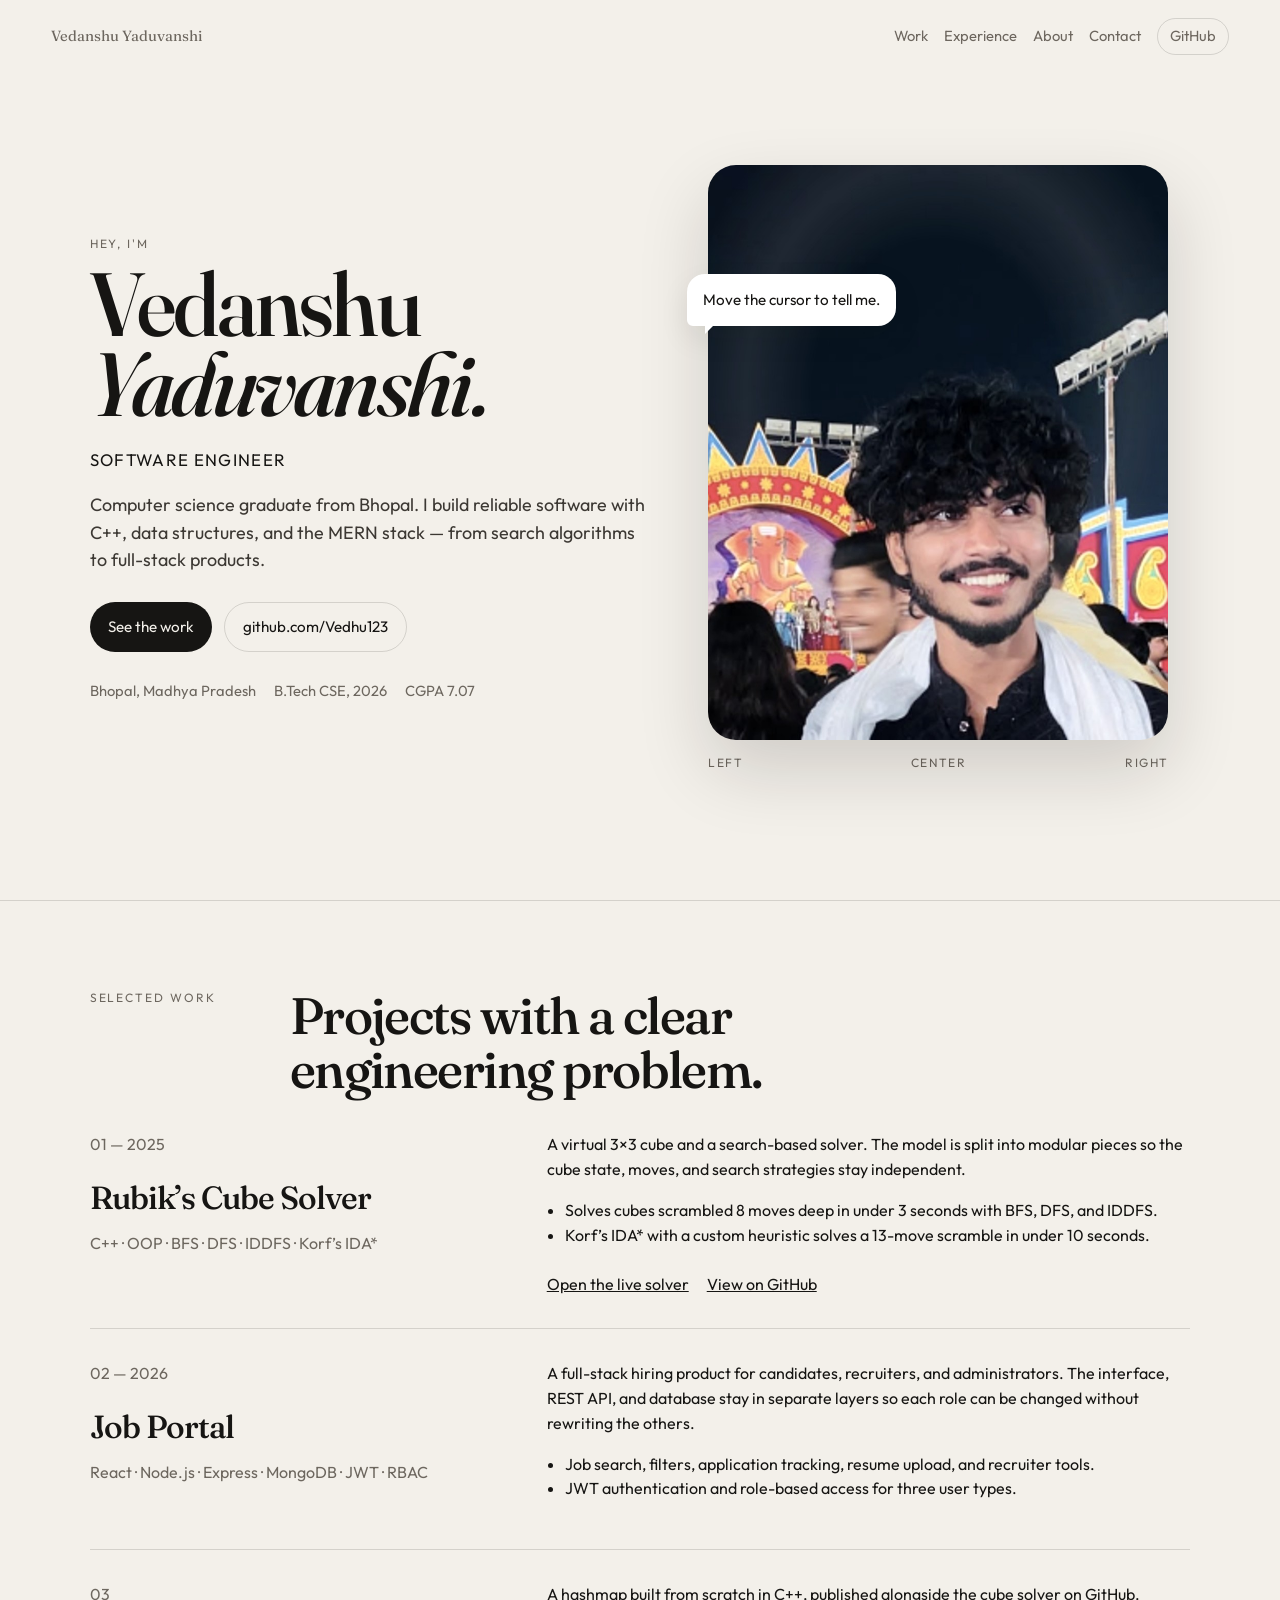
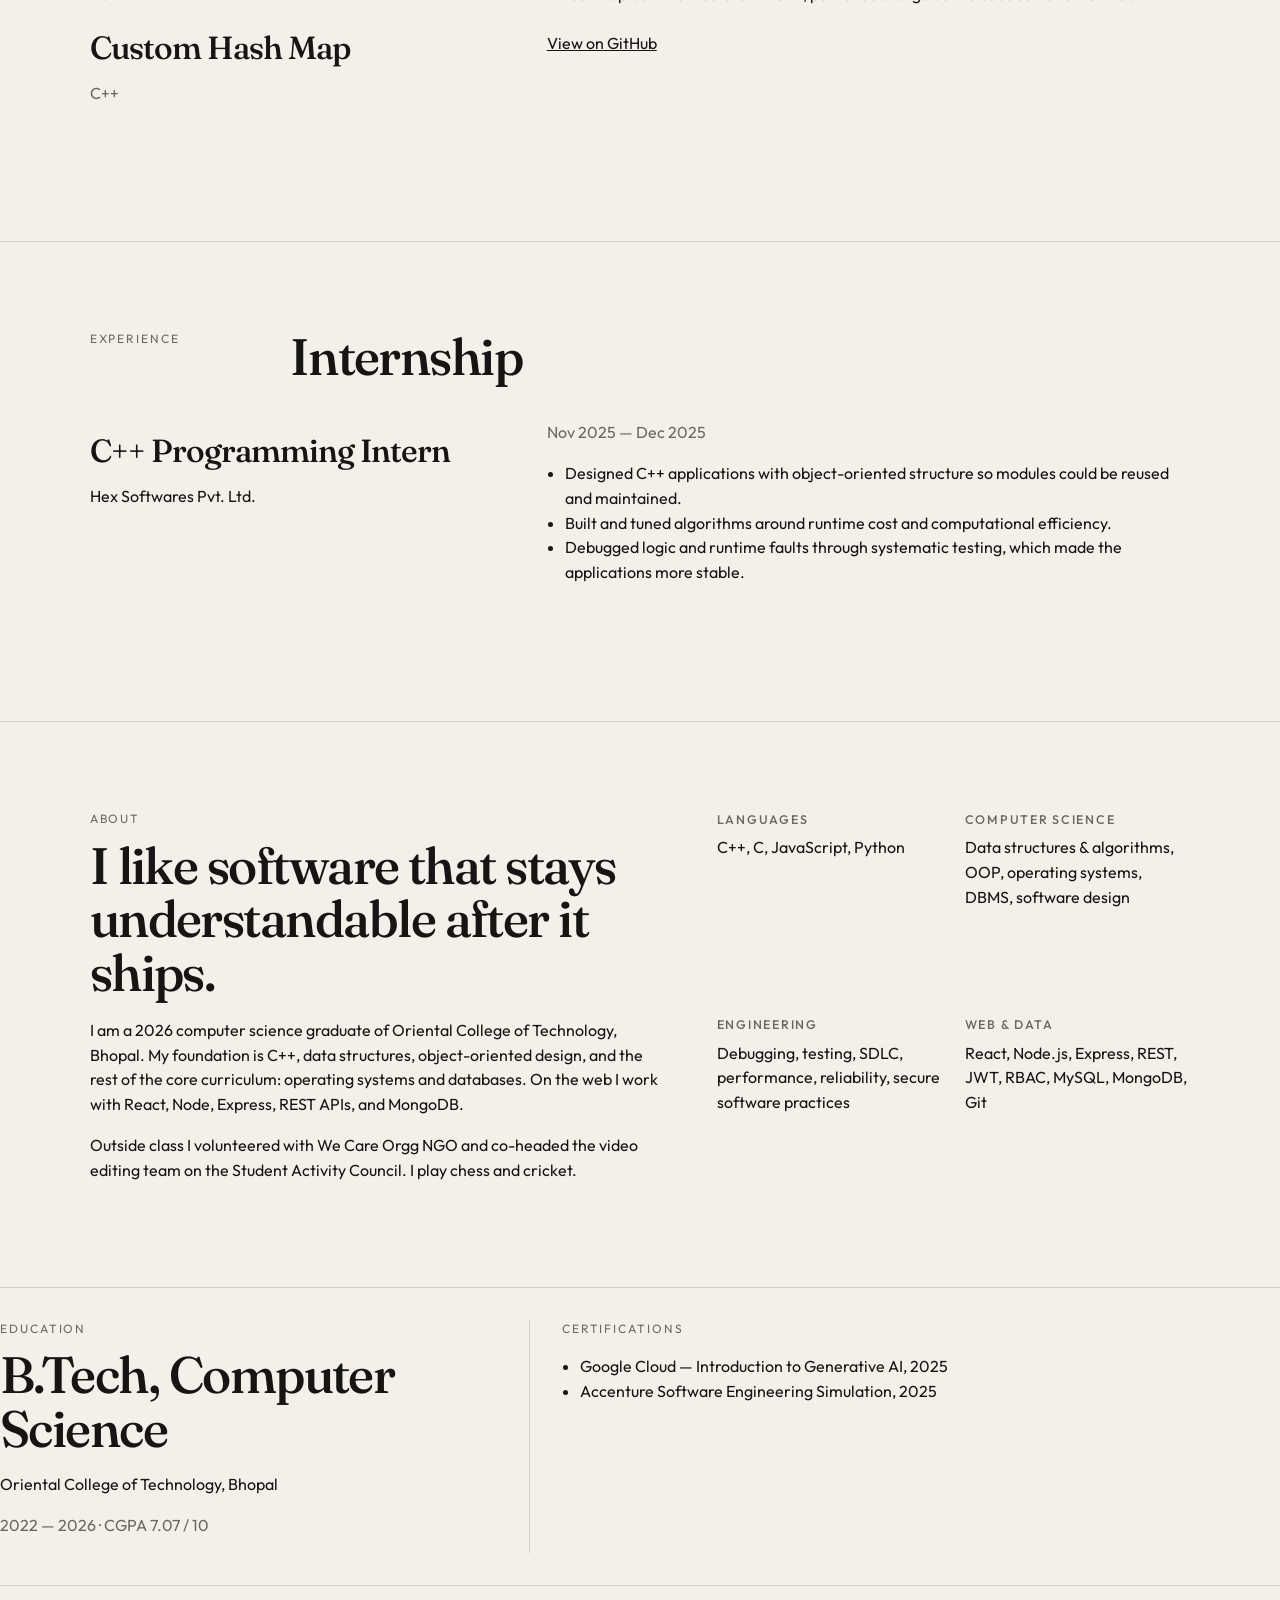
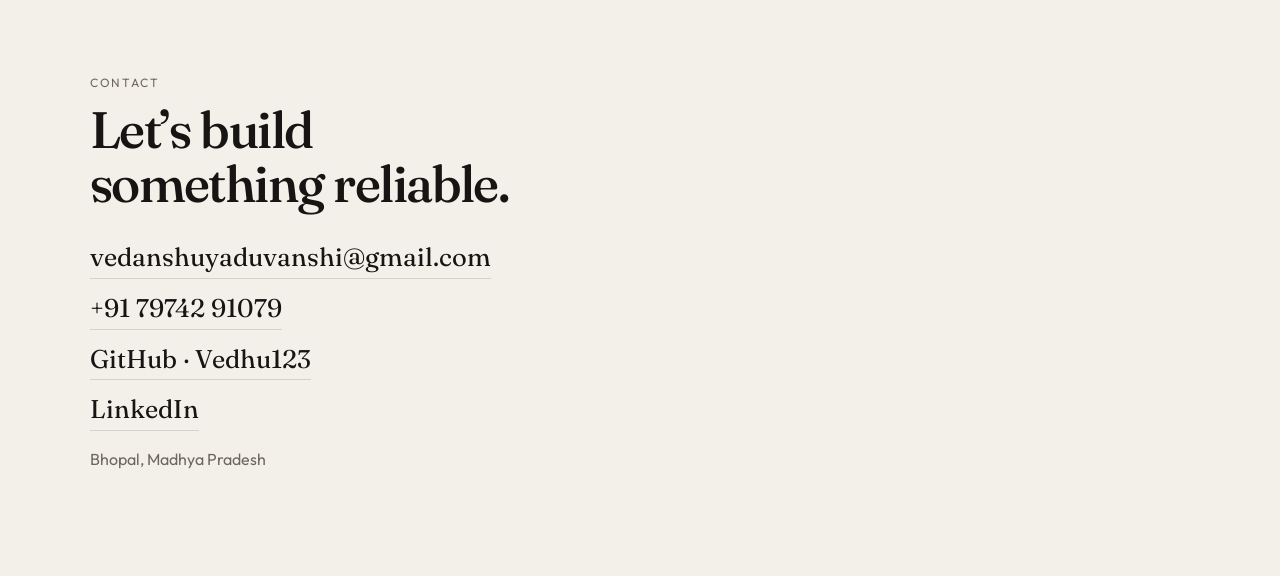
<file: index.html>
<!DOCTYPE html>
<html lang="en">
  <head>
    <meta charset="UTF-8" />
    <meta name="viewport" content="width=device-width, initial-scale=1.0" />
    <title>Vedanshu Yaduvanshi — Software Engineer</title>
    <meta
      name="description"
      content="Portfolio of Vedanshu Yaduvanshi, a computer science graduate in Bhopal building reliable software with C++, algorithms, and the MERN stack."
    />
    <link rel="preconnect" href="https://fonts.googleapis.com" />
    <link rel="preconnect" href="https://fonts.gstatic.com" crossorigin />
    <link
      href="https://fonts.googleapis.com/css2?family=Fraunces:ital,opsz,wght@0,9..144,520;0,9..144,640;1,9..144,520&family=Outfit:wght@300;400;500;600&display=swap"
      rel="stylesheet"
    />
    <link rel="stylesheet" href="styles.css" />
    <link rel="icon" href="assets/favicon.svg" type="image/svg+xml" />
  </head>
  <body>
    <header class="nav">
      <a class="brand" href="#top">Vedanshu Yaduvanshi</a>
      <nav>
        <a href="#work">Work</a>
        <a href="#experience">Experience</a>
        <a href="#about">About</a>
        <a href="#contact">Contact</a>
        <a class="nav-github" href="https://github.com/Vedhu123" target="_blank" rel="noreferrer">GitHub</a>
      </nav>
    </header>

    <main id="top">
      <section class="hero" data-hero data-state="idle">
        <div class="hero-copy">
          <p class="eyebrow">Hey, I'm</p>
          <h1>Vedanshu <em>Yaduvanshi.</em></h1>
          <p class="role">Software Engineer</p>
          <p class="lede">
            Computer science graduate from Bhopal. I build reliable software with C++,
            data structures, and the MERN stack — from search algorithms to full-stack products.
          </p>
          <div class="hero-actions">
            <a class="button" href="#work">See the work</a>
            <a class="button button-ghost" href="https://github.com/Vedhu123" target="_blank" rel="noreferrer">github.com/Vedhu123</a>
          </div>
          <ul class="facts">
            <li>Bhopal, Madhya Pradesh</li>
            <li>B.Tech CSE, 2026</li>
            <li>CGPA 7.07</li>
          </ul>
        </div>

        <div class="hero-visual">
          <p class="bubble" data-line>Move the cursor to tell me.</p>
          <div class="stage" data-stage>
            <img src="assets/portrait.jpg" alt="Portrait of Vedanshu Yaduvanshi" />
          </div>
          <div class="zones" aria-hidden="true">
            <span>Left</span>
            <span>Center</span>
            <span>Right</span>
          </div>
          <div class="touch-controls">
            <button type="button" data-react="left">Look left</button>
            <button type="button" data-react="right">Say hello</button>
          </div>
        </div>
      </section>

      <section id="work" class="section">
        <div class="section-head">
          <p class="eyebrow">Selected work</p>
          <h2>Projects with a clear engineering problem.</h2>
        </div>

        <article class="project">
          <div>
            <p class="index">01 — 2025</p>
            <h3>Rubik’s Cube Solver</h3>
            <p class="stack">C++ · OOP · BFS · DFS · IDDFS · Korf’s IDA*</p>
          </div>
          <div>
            <p>
              A virtual 3×3 cube and a search-based solver. The model is split into modular
              pieces so the cube state, moves, and search strategies stay independent.
            </p>
            <ul>
              <li>Solves cubes scrambled 8 moves deep in under 3 seconds with BFS, DFS, and IDDFS.</li>
              <li>Korf’s IDA* with a custom heuristic solves a 13-move scramble in under 10 seconds.</li>
            </ul>
            <div class="project-links">
              <a href="cube/index.html">Open the live solver</a>
              <a href="https://github.com/Vedhu123/Vedanshu-Rubik-s-Cube-Solver." target="_blank" rel="noreferrer">View on GitHub</a>
            </div>
          </div>
        </article>

        <article class="project">
          <div>
            <p class="index">02 — 2026</p>
            <h3>Job Portal</h3>
            <p class="stack">React · Node.js · Express · MongoDB · JWT · RBAC</p>
          </div>
          <div>
            <p>
              A full-stack hiring product for candidates, recruiters, and administrators.
              The interface, REST API, and database stay in separate layers so each role
              can be changed without rewriting the others.
            </p>
            <ul>
              <li>Job search, filters, application tracking, resume upload, and recruiter tools.</li>
              <li>JWT authentication and role-based access for three user types.</li>
            </ul>
          </div>
        </article>

        <article class="project">
          <div>
            <p class="index">03</p>
            <h3>Custom Hash Map</h3>
            <p class="stack">C++</p>
          </div>
          <div>
            <p>
              A hashmap built from scratch in C++, published alongside the cube solver on GitHub.
            </p>
            <a href="https://github.com/Vedhu123/custom-hashmap-cpp" target="_blank" rel="noreferrer">View on GitHub</a>
          </div>
        </article>
      </section>

      <section id="experience" class="section">
        <div class="section-head">
          <p class="eyebrow">Experience</p>
          <h2>Internship</h2>
        </div>
        <article class="job">
          <div>
            <h3>C++ Programming Intern</h3>
            <p>Hex Softwares Pvt. Ltd.</p>
          </div>
          <div>
            <p class="when">Nov 2025 — Dec 2025</p>
            <ul>
              <li>Designed C++ applications with object-oriented structure so modules could be reused and maintained.</li>
              <li>Built and tuned algorithms around runtime cost and computational efficiency.</li>
              <li>Debugged logic and runtime faults through systematic testing, which made the applications more stable.</li>
            </ul>
          </div>
        </article>
      </section>

      <section id="about" class="section about">
        <div>
          <p class="eyebrow">About</p>
          <h2>I like software that stays understandable after it ships.</h2>
          <p>
            I am a 2026 computer science graduate of Oriental College of Technology, Bhopal.
            My foundation is C++, data structures, object-oriented design, and the rest of the
            core curriculum: operating systems and databases. On the web I work with React,
            Node, Express, REST APIs, and MongoDB.
          </p>
          <p>
            Outside class I volunteered with We Care Orgg NGO and co-headed the video editing
            team on the Student Activity Council. I play chess and cricket.
          </p>
        </div>
        <div class="skill-grid">
          <div>
            <h3>Languages</h3>
            <p>C++, C, JavaScript, Python</p>
          </div>
          <div>
            <h3>Computer science</h3>
            <p>Data structures &amp; algorithms, OOP, operating systems, DBMS, software design</p>
          </div>
          <div>
            <h3>Engineering</h3>
            <p>Debugging, testing, SDLC, performance, reliability, secure software practices</p>
          </div>
          <div>
            <h3>Web &amp; data</h3>
            <p>React, Node.js, Express, REST, JWT, RBAC, MySQL, MongoDB, Git</p>
          </div>
        </div>
      </section>

      <section class="section split">
        <article>
          <p class="eyebrow">Education</p>
          <h2>B.Tech, Computer Science</h2>
          <p>Oriental College of Technology, Bhopal</p>
          <p class="when">2022 — 2026 · CGPA 7.07 / 10</p>
        </article>
        <article>
          <p class="eyebrow">Certifications</p>
          <ul class="plain">
            <li>Google Cloud — Introduction to Generative AI, 2025</li>
            <li>Accenture Software Engineering Simulation, 2025</li>
          </ul>
        </article>
      </section>

      <section id="contact" class="section contact">
        <p class="eyebrow">Contact</p>
        <h2>Let’s build something reliable.</h2>
        <div class="contact-links">
          <a href="mailto:vedanshuyaduvanshi@gmail.com">vedanshuyaduvanshi@gmail.com</a>
          <a href="tel:+917974291079">+91 79742 91079</a>
          <a href="https://github.com/Vedhu123" target="_blank" rel="noreferrer">GitHub · Vedhu123</a>
          <a href="https://www.linkedin.com/in/vedanshu-yaduvanshi-6b012b285" target="_blank" rel="noreferrer">LinkedIn</a>
        </div>
        <p class="place">Bhopal, Madhya Pradesh</p>
      </section>
    </main>

    <script src="script.js"></script>
  </body>
</html>
</file>
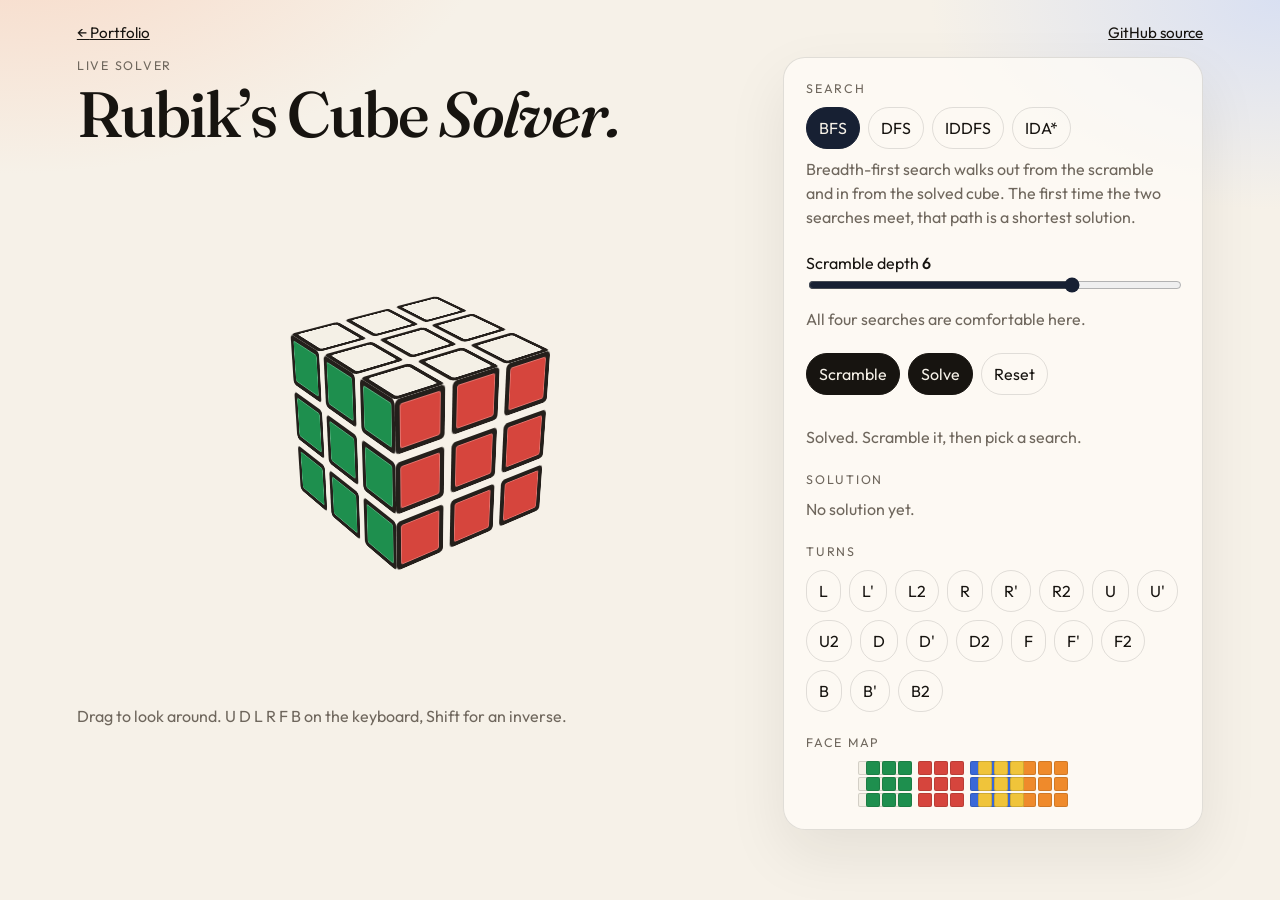
<file: cube/index.html>
<!DOCTYPE html>
<html lang="en">
  <head>
    <meta charset="UTF-8" />
    <meta name="viewport" content="width=device-width, initial-scale=1.0" />
    <title>Rubik’s Cube Solver — Vedanshu Yaduvanshi</title>
    <meta
      name="description"
      content="A live 3×3 Rubik’s Cube solver using BFS, DFS, IDDFS, and Korf-style IDA*."
    />
    <link rel="icon" href="../assets/favicon.svg" type="image/svg+xml" />
    <link rel="preconnect" href="https://fonts.googleapis.com" />
    <link rel="preconnect" href="https://fonts.gstatic.com" crossorigin />
    <link
      href="https://fonts.googleapis.com/css2?family=Fraunces:ital,opsz,wght@0,9..144,520;0,9..144,640;1,9..144,520&family=Outfit:wght@300;400;500;600&display=swap"
      rel="stylesheet"
    />
    <link rel="stylesheet" href="styles.css" />
  </head>
  <body>
    <header class="top">
      <a class="back" href="../index.html">Portfolio</a>
      <a href="https://github.com/Vedhu123/Vedanshu-Rubik-s-Cube-Solver." target="_blank" rel="noreferrer">GitHub source</a>
    </header>

    <main>
      <section class="stage">
        <p class="eyebrow">Live solver</p>
        <h1>Rubik’s Cube <em>Solver.</em></h1>
        <div class="viewport" id="viewport">
          <div class="scene" id="scene"></div>
        </div>
        <p class="hint">Drag to look around. U D L R F B on the keyboard, Shift for an inverse.</p>
      </section>

      <section class="panel">
        <div>
          <p class="label">Search</p>
          <div class="algorithms" id="algorithms" role="radiogroup" aria-label="Search algorithm"></div>
          <p class="about" id="about"></p>
        </div>

        <div class="depth-row">
          <label for="depth">Scramble depth <strong id="depth-value">6</strong></label>
          <input id="depth" type="range" min="1" max="8" value="6" />
          <p class="note" id="depth-note"></p>
        </div>

        <div class="actions">
          <button class="primary" id="scramble" type="button">Scramble</button>
          <button class="primary" id="solve" type="button">Solve</button>
          <button id="stop" type="button" hidden>Stop</button>
          <button id="reset" type="button">Reset</button>
        </div>

        <p class="status" id="status" role="status">Solved. Scramble it, then pick a search.</p>

        <div>
          <p class="label">Solution</p>
          <div class="moves" id="moves"><span class="empty">No solution yet.</span></div>
        </div>

        <div>
          <p class="label">Turns</p>
          <div class="pad" id="pad"></div>
        </div>

        <div>
          <p class="label">Face map</p>
          <div class="net" id="net"></div>
        </div>
      </section>
    </main>

    <script type="module" src="app.js"></script>
  </body>
</html>
</file>
<file: styles.css>
:root {
  --paper: #f3f0ea;
  --ink: #161513;
  --muted: #6d675f;
  --line: rgba(22, 21, 19, 0.14);
  --navy: #1c3148;
  --shadow: 0 30px 70px rgba(22, 21, 19, 0.16);
  --serif: "Fraunces", Georgia, serif;
  --sans: "Outfit", "Segoe UI", sans-serif;
}

* {
  box-sizing: border-box;
}

html {
  scroll-behavior: smooth;
}

body {
  margin: 0;
  background: var(--paper);
  color: var(--ink);
  font-family: var(--sans);
  font-weight: 400;
  line-height: 1.55;
}

img {
  max-width: 100%;
  display: block;
}

a {
  color: inherit;
}

.nav {
  position: sticky;
  top: 0;
  z-index: 5;
  display: flex;
  justify-content: space-between;
  align-items: center;
  gap: 16px 28px;
  flex-wrap: wrap;
  padding: 18px 4vw;
  background: rgba(243, 240, 234, 0.9);
  backdrop-filter: blur(14px);
  border-bottom: 1px solid transparent;
}

.brand {
  font-family: var(--serif);
  text-decoration: none;
  font-size: 1.05rem;
}

.nav nav {
  display: flex;
  flex-wrap: wrap;
  justify-content: flex-end;
  gap: 8px 16px;
  align-items: center;
}

.nav a {
  text-decoration: none;
  font-size: 0.92rem;
  color: var(--muted);
}

.nav a:hover,
.nav-github {
  color: var(--ink);
}

.nav-github {
  border: 1px solid var(--line);
  border-radius: 999px;
  padding: 6px 12px;
}

.hero {
  min-height: calc(100vh - 74px);
  display: grid;
  grid-template-columns: 1.05fr 0.95fr;
  gap: 40px;
  align-items: center;
  padding: 4vh 7vw 8vh;
}

.eyebrow {
  margin: 0 0 10px;
  letter-spacing: 0.16em;
  text-transform: uppercase;
  font-size: 0.75rem;
  color: var(--muted);
}

h1,
h2,
h3 {
  font-family: var(--serif);
  font-weight: 520;
  letter-spacing: -0.03em;
  margin: 0;
}

h1 {
  font-size: clamp(4rem, 7vw, 7.4rem);
  line-height: 0.9;
}

h1 em {
  font-style: italic;
  font-weight: 520;
}

.role {
  margin: 22px 0 0;
  font-size: 1.05rem;
  letter-spacing: 0.08em;
  text-transform: uppercase;
}

.lede {
  max-width: 38rem;
  font-size: 1.12rem;
  color: #3c3833;
}

.hero-actions {
  display: flex;
  flex-wrap: wrap;
  gap: 12px;
  margin: 28px 0;
}

.button {
  display: inline-flex;
  align-items: center;
  text-decoration: none;
  background: var(--ink);
  color: var(--paper);
  border-radius: 999px;
  padding: 12px 18px;
  font-size: 0.95rem;
}

.button-ghost {
  background: transparent;
  color: var(--ink);
  border: 1px solid var(--line);
}

.facts {
  display: flex;
  flex-wrap: wrap;
  gap: 10px 18px;
  padding: 0;
  margin: 8px 0 0;
  list-style: none;
  color: var(--muted);
  font-size: 0.92rem;
}

.hero-visual {
  position: relative;
  display: grid;
  justify-items: center;
  perspective: 1200px;
}

.stage {
  width: min(100%, 460px);
  border-radius: 28px;
  overflow: hidden;
  box-shadow: var(--shadow);
  transform: translate3d(var(--px, 0px), var(--py, 0px), 0) rotateY(var(--ry, 0deg));
  transition: transform 0.7s cubic-bezier(0.22, 0.8, 0.24, 1);
  background: #e7e1d8;
}

.stage img {
  width: 100%;
  aspect-ratio: 4 / 5;
  object-fit: cover;
  object-position: center 18%;
}

.hero[data-state="left"] .stage {
  transform: translate3d(calc(var(--px, 0px) - 26px), var(--py, 0px), 0) rotateY(14deg);
}

.hero[data-state="right"] .stage {
  transform: translate3d(calc(var(--px, 0px) + 26px), var(--py, 0px), 0) rotateY(-14deg) rotateZ(-1.5deg);
}

.hero[data-state="work"] .stage {
  transform: translate3d(var(--px, 0px), calc(var(--py, 0px) + 8px), 0) scale(0.985);
}

.bubble {
  position: absolute;
  left: 0;
  top: 18%;
  z-index: 2;
  max-width: 220px;
  margin: 0;
  padding: 14px 16px;
  background: white;
  border-radius: 18px 18px 18px 6px;
  box-shadow: 0 12px 30px rgba(22, 21, 19, 0.08);
  font-size: 0.95rem;
}

.bubble::after {
  content: "";
  position: absolute;
  left: 18px;
  bottom: -8px;
  border-width: 8px 8px 0 0;
  border-style: solid;
  border-color: white transparent transparent transparent;
}

.zones {
  display: grid;
  grid-template-columns: repeat(3, 1fr);
  width: min(100%, 460px);
  margin-top: 14px;
  color: var(--muted);
  font-size: 0.75rem;
  letter-spacing: 0.12em;
  text-transform: uppercase;
}

.zones span:nth-child(2) {
  text-align: center;
}

.zones span:nth-child(3) {
  text-align: right;
}

.touch-controls {
  display: none;
  gap: 10px;
  margin-top: 16px;
}

.touch-controls button {
  border: 1px solid var(--line);
  background: transparent;
  border-radius: 999px;
  padding: 10px 14px;
  font: inherit;
  cursor: pointer;
}

.section {
  padding: 88px 7vw;
  border-top: 1px solid var(--line);
}

.section-head {
  display: grid;
  grid-template-columns: 180px 1fr;
  gap: 20px;
  margin-bottom: 36px;
}

h2 {
  font-size: clamp(2rem, 4vw, 3.4rem);
  line-height: 1.05;
  max-width: 16ch;
}

.project,
.job,
.split {
  display: grid;
  grid-template-columns: 0.8fr 1.2fr;
  gap: 28px;
  padding: 32px 0;
  border-top: 1px solid var(--line);
}

.project:first-of-type,
.job {
  border-top: 0;
  padding-top: 0;
}

.index,
.stack,
.when,
.place {
  color: var(--muted);
}

.project h3,
.job h3 {
  font-size: 2rem;
  margin: 6px 0 8px;
}

.project-links {
  display: flex;
  flex-wrap: wrap;
  gap: 8px 18px;
  margin-top: 8px;
}

.project-links a { margin-top: 0; }

.project a {
  display: inline-block;
  margin-top: 8px;
}

.project ul,
.job ul,
.plain {
  padding-left: 18px;
}

.about {
  display: grid;
  grid-template-columns: 1.1fr 0.9fr;
  gap: 48px;
}

.about h2 {
  max-width: 16ch;
  margin-bottom: 18px;
}

.skill-grid {
  display: grid;
  grid-template-columns: 1fr 1fr;
  gap: 22px;
}

.skill-grid h3 {
  font-family: var(--sans);
  font-size: 0.78rem;
  letter-spacing: 0.14em;
  text-transform: uppercase;
  color: var(--muted);
  margin-bottom: 6px;
}

.skill-grid p,
.about p,
.project p,
.job p {
  margin-top: 0;
}

.split article + article {
  border-left: 1px solid var(--line);
  padding-left: 32px;
}

.contact h2 {
  max-width: 14ch;
  margin-bottom: 28px;
}

.contact-links {
  display: grid;
  gap: 10px;
  font-size: clamp(1.3rem, 2vw, 2rem);
  font-family: var(--serif);
}

.contact-links a {
  text-decoration: none;
  width: fit-content;
  border-bottom: 1px solid var(--line);
}

.contact-links a:hover {
  border-bottom-color: var(--ink);
}

@media (max-width: 860px) {
  .nav {
    align-items: flex-start;
    flex-direction: column;
  }

  .nav nav {
    flex-wrap: wrap;
    gap: 12px 16px;
  }

  .hero,
  .section-head,
  .project,
  .job,
  .about,
  .split {
    grid-template-columns: 1fr;
  }

  .split article + article {
    border-left: 0;
    padding-left: 0;
    border-top: 1px solid var(--line);
    padding-top: 28px;
  }

  .bubble {
    left: 12px;
    top: 12px;
  }

  .touch-controls {
    display: flex;
  }

  h1 {
    font-size: 3.6rem;
  }
}

@media (prefers-reduced-motion: reduce) {
  html {
    scroll-behavior: auto;
  }

  .stage {
    transition: none;
  }
}
</file>
<file: cube/styles.css>
:root {
  --paper: #f6f1e8;
  --ink: #171410;
  --muted: #6f675d;
  --line: rgba(23, 20, 16, 0.12);
  --navy: #172033;
  --serif: "Fraunces", Georgia, serif;
  --sans: "Outfit", "Segoe UI", sans-serif;
  --size: 54px;
  --step: 62px;
}

* { box-sizing: border-box; }

body {
  margin: 0;
  min-height: 100vh;
  color: var(--ink);
  font-family: var(--sans);
  line-height: 1.5;
  background:
    radial-gradient(900px 480px at 0% -10%, #f8d7c4 0%, transparent 55%),
    radial-gradient(700px 420px at 100% 0%, #d9e0f2 0%, transparent 50%),
    var(--paper);
}

a { color: inherit; }

.top {
  display: flex;
  justify-content: space-between;
  gap: 16px;
  padding: 22px 6vw 0;
  font-size: 0.95rem;
}

.back::before { content: "← "; }

h1 {
  margin: 0;
  font-family: var(--serif);
  font-weight: 520;
  font-size: clamp(2.6rem, 5vw, 4.4rem);
  line-height: 0.95;
  letter-spacing: -0.03em;
}

h1 em { font-style: italic; font-weight: 520; }

.eyebrow, .label {
  margin: 0 0 8px;
  color: var(--muted);
  font-size: 0.78rem;
  letter-spacing: 0.14em;
  text-transform: uppercase;
}

main {
  display: grid;
  grid-template-columns: minmax(0, 1.15fr) minmax(280px, 420px);
  gap: 24px;
  align-items: start;
  padding: 12px 6vw 64px;
}

.stage { position: relative; }

.viewport {
  height: min(68vh, 560px);
  min-height: 380px;
  display: grid;
  place-items: center;
  perspective: 980px;
  touch-action: none;
  cursor: grab;
}

.viewport:active { cursor: grabbing; }

.scene {
  position: relative;
  width: 0;
  height: 0;
  transform-style: preserve-3d;
}

.piece {
  position: absolute;
  width: var(--size);
  height: var(--size);
  margin: calc(var(--size) / -2);
  transform-style: preserve-3d;
}

.sticker {
  position: absolute;
  inset: 0;
  border-radius: 5px;
  background: #241f1b;
  backface-visibility: hidden;
}

.sticker span {
  position: absolute;
  inset: 5px;
  border-radius: 3px;
  box-shadow: inset 0 0 0 1px rgba(255, 255, 255, 0.25);
}

.sticker.u { transform: rotateX(90deg) translateZ(calc(var(--size) / 2)); }
.sticker.d { transform: rotateX(-90deg) translateZ(calc(var(--size) / 2)); }
.sticker.f { transform: translateZ(calc(var(--size) / 2)); }
.sticker.b { transform: rotateY(180deg) translateZ(calc(var(--size) / 2)); }
.sticker.r { transform: rotateY(90deg) translateZ(calc(var(--size) / 2)); }
.sticker.l { transform: rotateY(-90deg) translateZ(calc(var(--size) / 2)); }

.hint, .note, .about, .status {
  color: var(--muted);
}

.hint { margin: 0; max-width: 36rem; }

.panel {
  display: grid;
  gap: 22px;
  padding: 22px;
  border: 1px solid var(--line);
  border-radius: 22px;
  background: rgba(255, 252, 247, 0.72);
  box-shadow: 0 24px 60px rgba(23, 20, 16, 0.08);
}

.algorithms, .actions, .pad, .moves {
  display: flex;
  flex-wrap: wrap;
  gap: 8px;
}

.algorithms button,
.pad button,
.actions button,
.moves span {
  border: 1px solid var(--line);
  background: transparent;
  color: inherit;
  font: inherit;
  border-radius: 999px;
  padding: 8px 12px;
}

.algorithms button[aria-checked="true"],
.moves span.current {
  background: var(--navy);
  color: #f6f1e8;
  border-color: var(--navy);
}

.actions button.primary {
  background: var(--ink);
  color: var(--paper);
  border-color: var(--ink);
}

button { cursor: pointer; }
button:disabled { opacity: 0.45; cursor: default; }

.depth-row input { width: 100%; accent-color: var(--navy); }
.depth-row label strong { color: var(--ink); font-weight: 560; }

.about, .note, .status { margin: 8px 0 0; }

.moves span.empty {
  border: 0;
  padding: 0;
  color: var(--muted);
}

.net {
  display: grid;
  grid-template-columns: repeat(4, 54px);
  gap: 8px 6px;
  width: max-content;
}

.facelet {
  display: block;
  width: 14px;
  height: 14px;
  border-radius: 2px;
  box-shadow: inset 0 0 0 1px rgba(23, 20, 16, 0.15);
}

.face {
  display: grid;
  grid-template-columns: repeat(3, 14px);
  grid-template-rows: repeat(3, 14px);
  gap: 2px;
  width: 46px;
  height: 46px;
}

.face.up { grid-column: 2; }
.face.down { grid-column: 2; }
.row {
  display: flex;
  gap: 6px;
}

@media (max-width: 900px) {
  main { grid-template-columns: 1fr; }
  .viewport { height: 420px; min-height: 0; }
}

@media (prefers-reduced-motion: reduce) {
  .piece { transition: none !important; }
}
</file>
